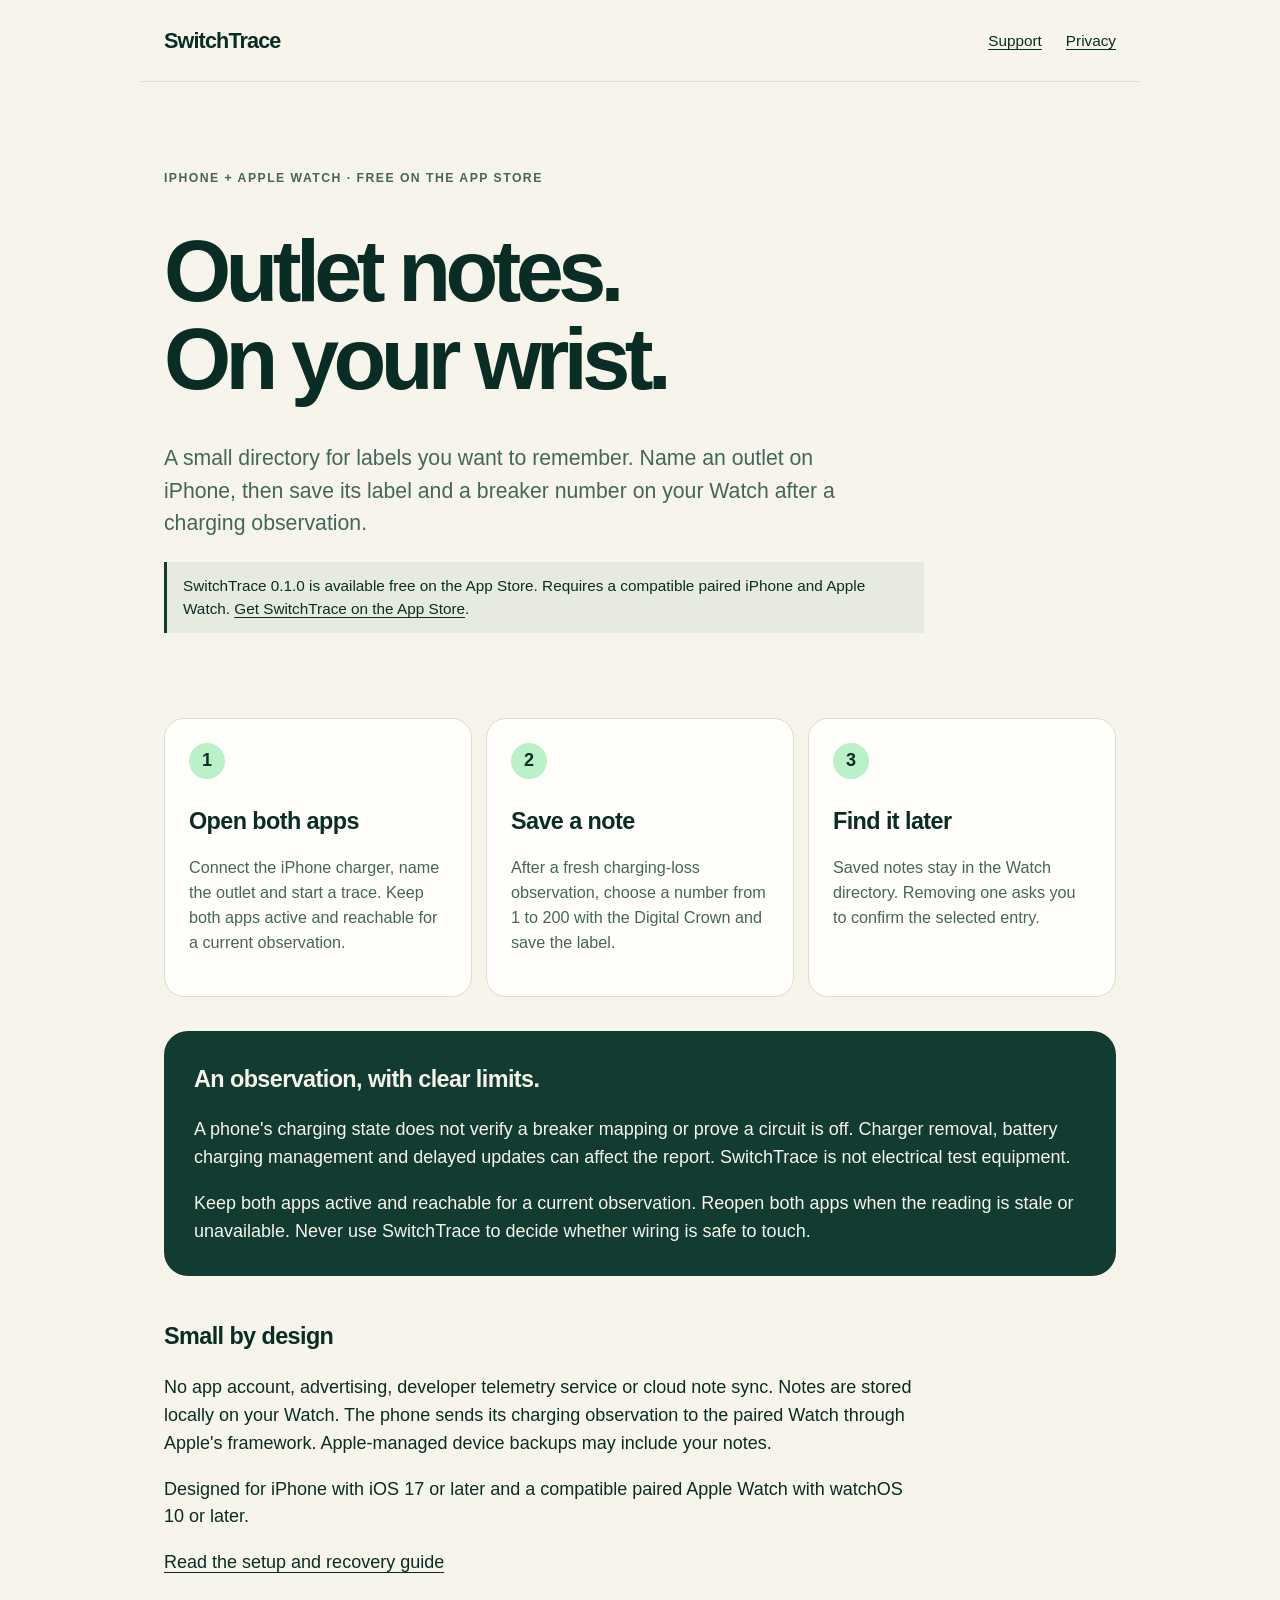
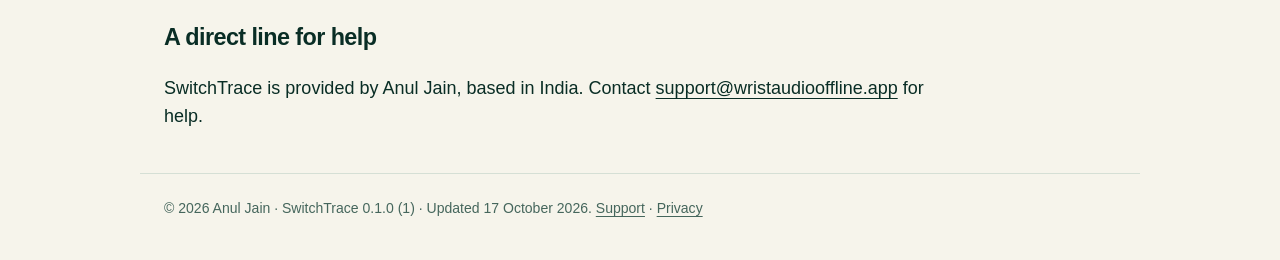
<file: switchtrace/index.html>
<!doctype html>
<html lang="en">
<head><meta charset="utf-8"><meta name="viewport" content="width=device-width, initial-scale=1"><meta name="description" content="SwitchTrace keeps outlet notes on Apple Watch, with an iPhone charging observation. Free on the App Store for iPhone and Apple Watch."><title>SwitchTrace — Outlet notes on your wrist</title><link rel="stylesheet" href="styles.css"></head>
<body>
<header><a class="wordmark" href="index.html">SwitchTrace</a><nav aria-label="Main"><a href="support.html">Support</a><a href="privacy.html">Privacy</a></nav></header>
<main>
<section class="hero"><p class="eyebrow">iPhone + Apple Watch · Free on the App Store</p><h1>Outlet notes.<br>On your wrist.</h1><p class="lead">A small directory for labels you want to remember. Name an outlet on iPhone, then save its label and a breaker number on your Watch after a charging observation.</p><p class="notice">SwitchTrace 0.1.0 is available free on the App Store. Requires a compatible paired iPhone and Apple Watch. <a href="https://apps.apple.com/app/switchtrace/id6813895555">Get SwitchTrace on the App Store</a>.</p></section>
<section class="steps" aria-label="How the app works"><article class="card"><span class="number" aria-hidden="true">1</span><h2>Open both apps</h2><p>Connect the iPhone charger, name the outlet and start a trace. Keep both apps active and reachable for a current observation.</p></article><article class="card"><span class="number" aria-hidden="true">2</span><h2>Save a note</h2><p>After a fresh charging-loss observation, choose a number from 1 to 200 with the Digital Crown and save the label.</p></article><article class="card"><span class="number" aria-hidden="true">3</span><h2>Find it later</h2><p>Saved notes stay in the Watch directory. Removing one asks you to confirm the selected entry.</p></article></section>
<section class="statement"><h2>An observation, with clear limits.</h2><p>A phone's charging state does not verify a breaker mapping or prove a circuit is off. Charger removal, battery charging management and delayed updates can affect the report. SwitchTrace is not electrical test equipment.</p><p>Keep both apps active and reachable for a current observation. Reopen both apps when the reading is stale or unavailable. Never use SwitchTrace to decide whether wiring is safe to touch.</p></section>
<section class="prose"><h2>Small by design</h2><p>No app account, advertising, developer telemetry service or cloud note sync. Notes are stored locally on your Watch. The phone sends its charging observation to the paired Watch through Apple's framework. Apple-managed device backups may include your notes.</p><p>Designed for iPhone with iOS 17 or later and a compatible paired Apple Watch with watchOS 10 or later.</p><p><a href="support.html">Read the setup and recovery guide</a></p><h2>A direct line for help</h2><p>SwitchTrace is provided by Anul Jain, based in India. Contact <a href="mailto:support@wristaudiooffline.app?subject=SwitchTrace%20support">support@wristaudiooffline.app</a> for help.</p></section>
</main>
<footer>© 2026 Anul Jain · SwitchTrace 0.1.0 (1) · Updated 17 October 2026. <a href="support.html">Support</a> · <a href="privacy.html">Privacy</a></footer>
</body></html>
</file>
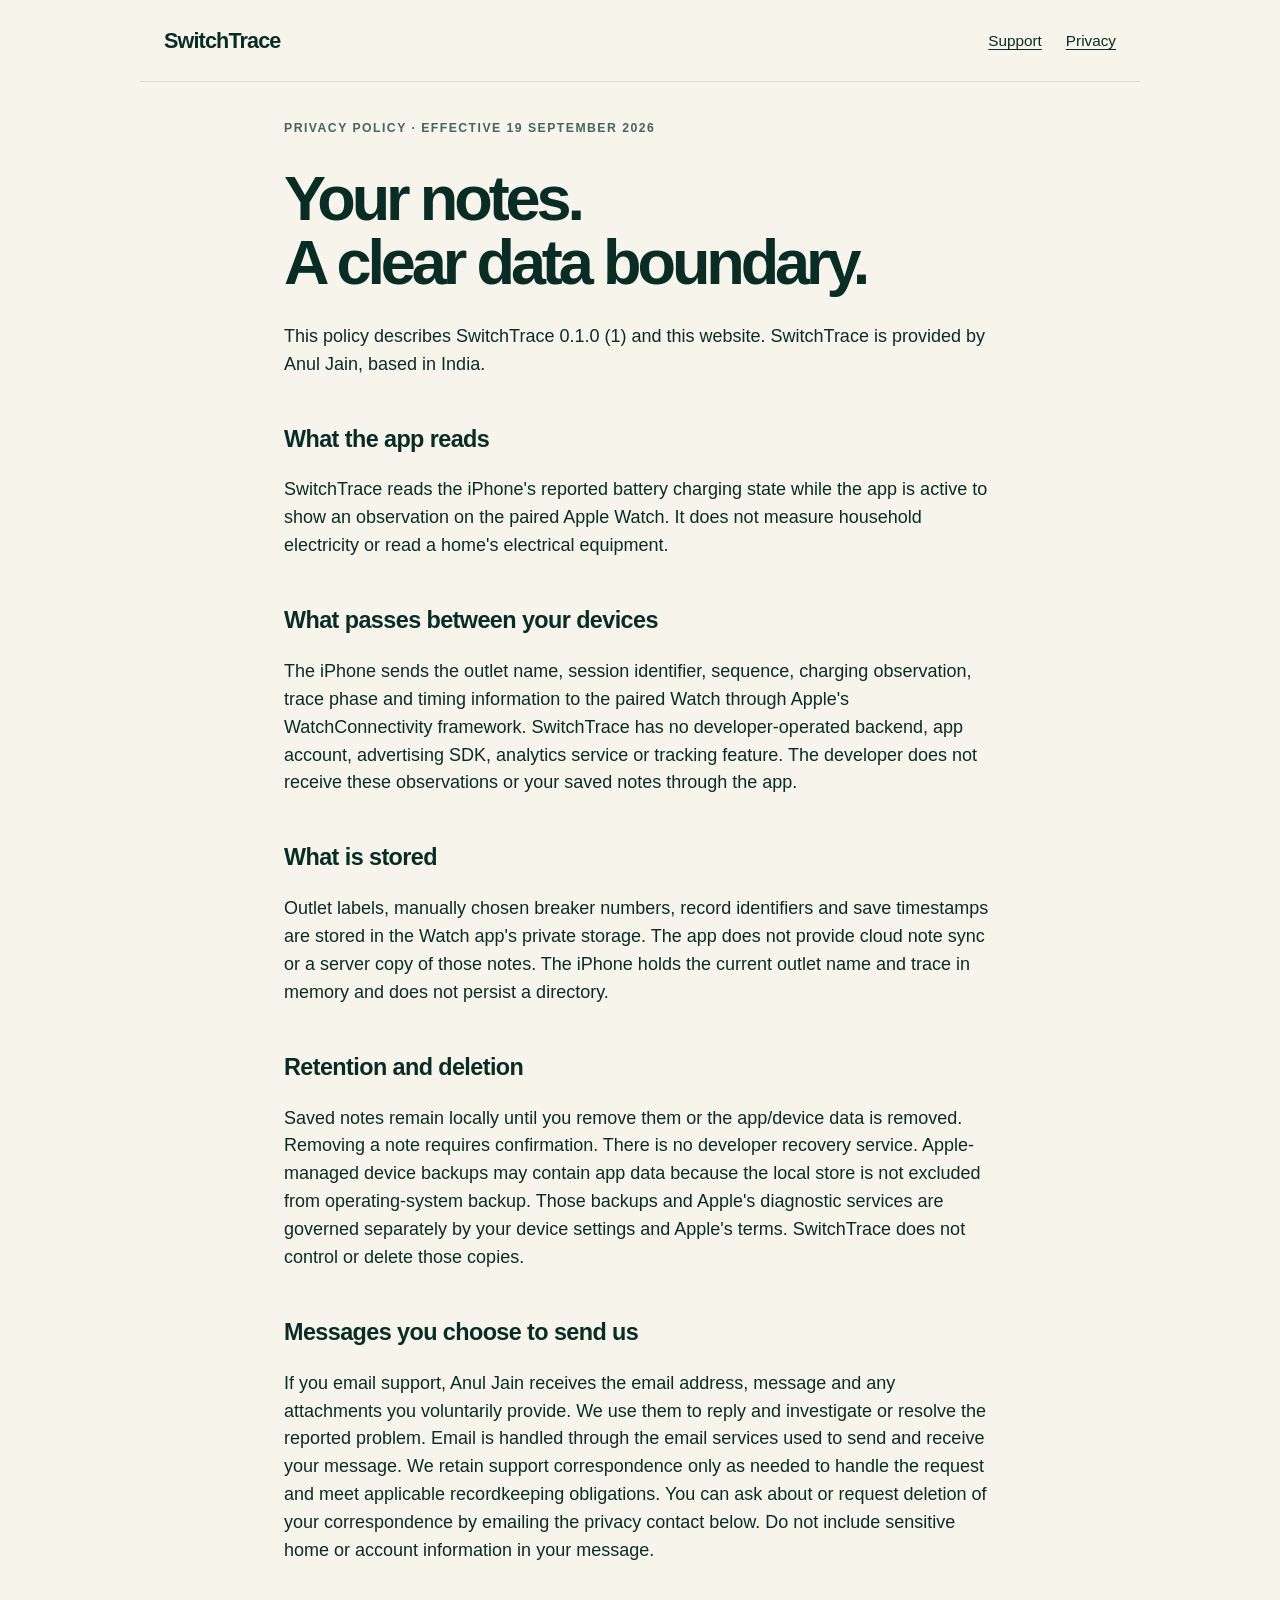
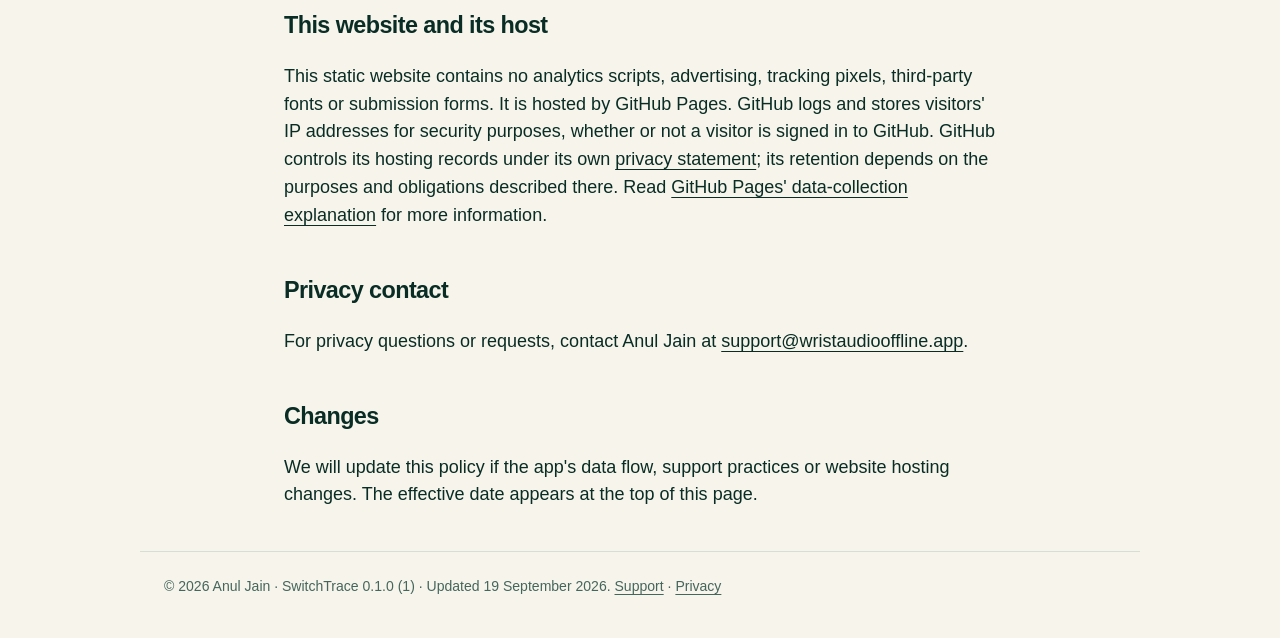
<file: switchtrace/privacy.html>
<!doctype html>
<html lang="en">
<head><meta charset="utf-8"><meta name="viewport" content="width=device-width, initial-scale=1"><meta name="description" content="How SwitchTrace handles paired-device observations, local Watch notes, support email and GitHub Pages hosting."><title>SwitchTrace privacy policy</title><link rel="stylesheet" href="styles.css"></head>
<body>
<header><a class="wordmark" href="index.html">SwitchTrace</a><nav aria-label="Main"><a href="support.html">Support</a><a href="privacy.html" aria-current="page">Privacy</a></nav></header>
<main class="prose"><p class="eyebrow">Privacy policy · Effective 19 September 2026</p><h1>Your notes.<br>A clear data boundary.</h1><p>This policy describes SwitchTrace 0.1.0 (1) and this website. SwitchTrace is provided by Anul Jain, based in India.</p>
<h2>What the app reads</h2><p>SwitchTrace reads the iPhone's reported battery charging state while the app is active to show an observation on the paired Apple Watch. It does not measure household electricity or read a home's electrical equipment.</p>
<h2>What passes between your devices</h2><p>The iPhone sends the outlet name, session identifier, sequence, charging observation, trace phase and timing information to the paired Watch through Apple's WatchConnectivity framework. SwitchTrace has no developer-operated backend, app account, advertising SDK, analytics service or tracking feature. The developer does not receive these observations or your saved notes through the app.</p>
<h2>What is stored</h2><p>Outlet labels, manually chosen breaker numbers, record identifiers and save timestamps are stored in the Watch app's private storage. The app does not provide cloud note sync or a server copy of those notes. The iPhone holds the current outlet name and trace in memory and does not persist a directory.</p>
<h2>Retention and deletion</h2><p>Saved notes remain locally until you remove them or the app/device data is removed. Removing a note requires confirmation. There is no developer recovery service. Apple-managed device backups may contain app data because the local store is not excluded from operating-system backup. Those backups and Apple's diagnostic services are governed separately by your device settings and Apple's terms. SwitchTrace does not control or delete those copies.</p>
<h2>Messages you choose to send us</h2><p>If you email support, Anul Jain receives the email address, message and any attachments you voluntarily provide. We use them to reply and investigate or resolve the reported problem. Email is handled through the email services used to send and receive your message. We retain support correspondence only as needed to handle the request and meet applicable recordkeeping obligations. You can ask about or request deletion of your correspondence by emailing the privacy contact below. Do not include sensitive home or account information in your message.</p>
<h2>This website and its host</h2><p>This static website contains no analytics scripts, advertising, tracking pixels, third-party fonts or submission forms. It is hosted by GitHub Pages. GitHub logs and stores visitors' IP addresses for security purposes, whether or not a visitor is signed in to GitHub. GitHub controls its hosting records under its own <a href="https://docs.github.com/en/site-policy/privacy-policies/github-general-privacy-statement">privacy statement</a>; its retention depends on the purposes and obligations described there. Read <a href="https://docs.github.com/en/pages/getting-started-with-github-pages/what-is-github-pages#data-collection">GitHub Pages' data-collection explanation</a> for more information.</p>
<h2>Privacy contact</h2><p>For privacy questions or requests, contact Anul Jain at <a href="mailto:support@wristaudiooffline.app?subject=SwitchTrace%20privacy">support@wristaudiooffline.app</a>.</p>
<h2>Changes</h2><p>We will update this policy if the app's data flow, support practices or website hosting changes. The effective date appears at the top of this page.</p>
</main>
<footer>© 2026 Anul Jain · SwitchTrace 0.1.0 (1) · Updated 19 September 2026. <a href="support.html">Support</a> · <a href="privacy.html">Privacy</a></footer>
</body></html>
</file>
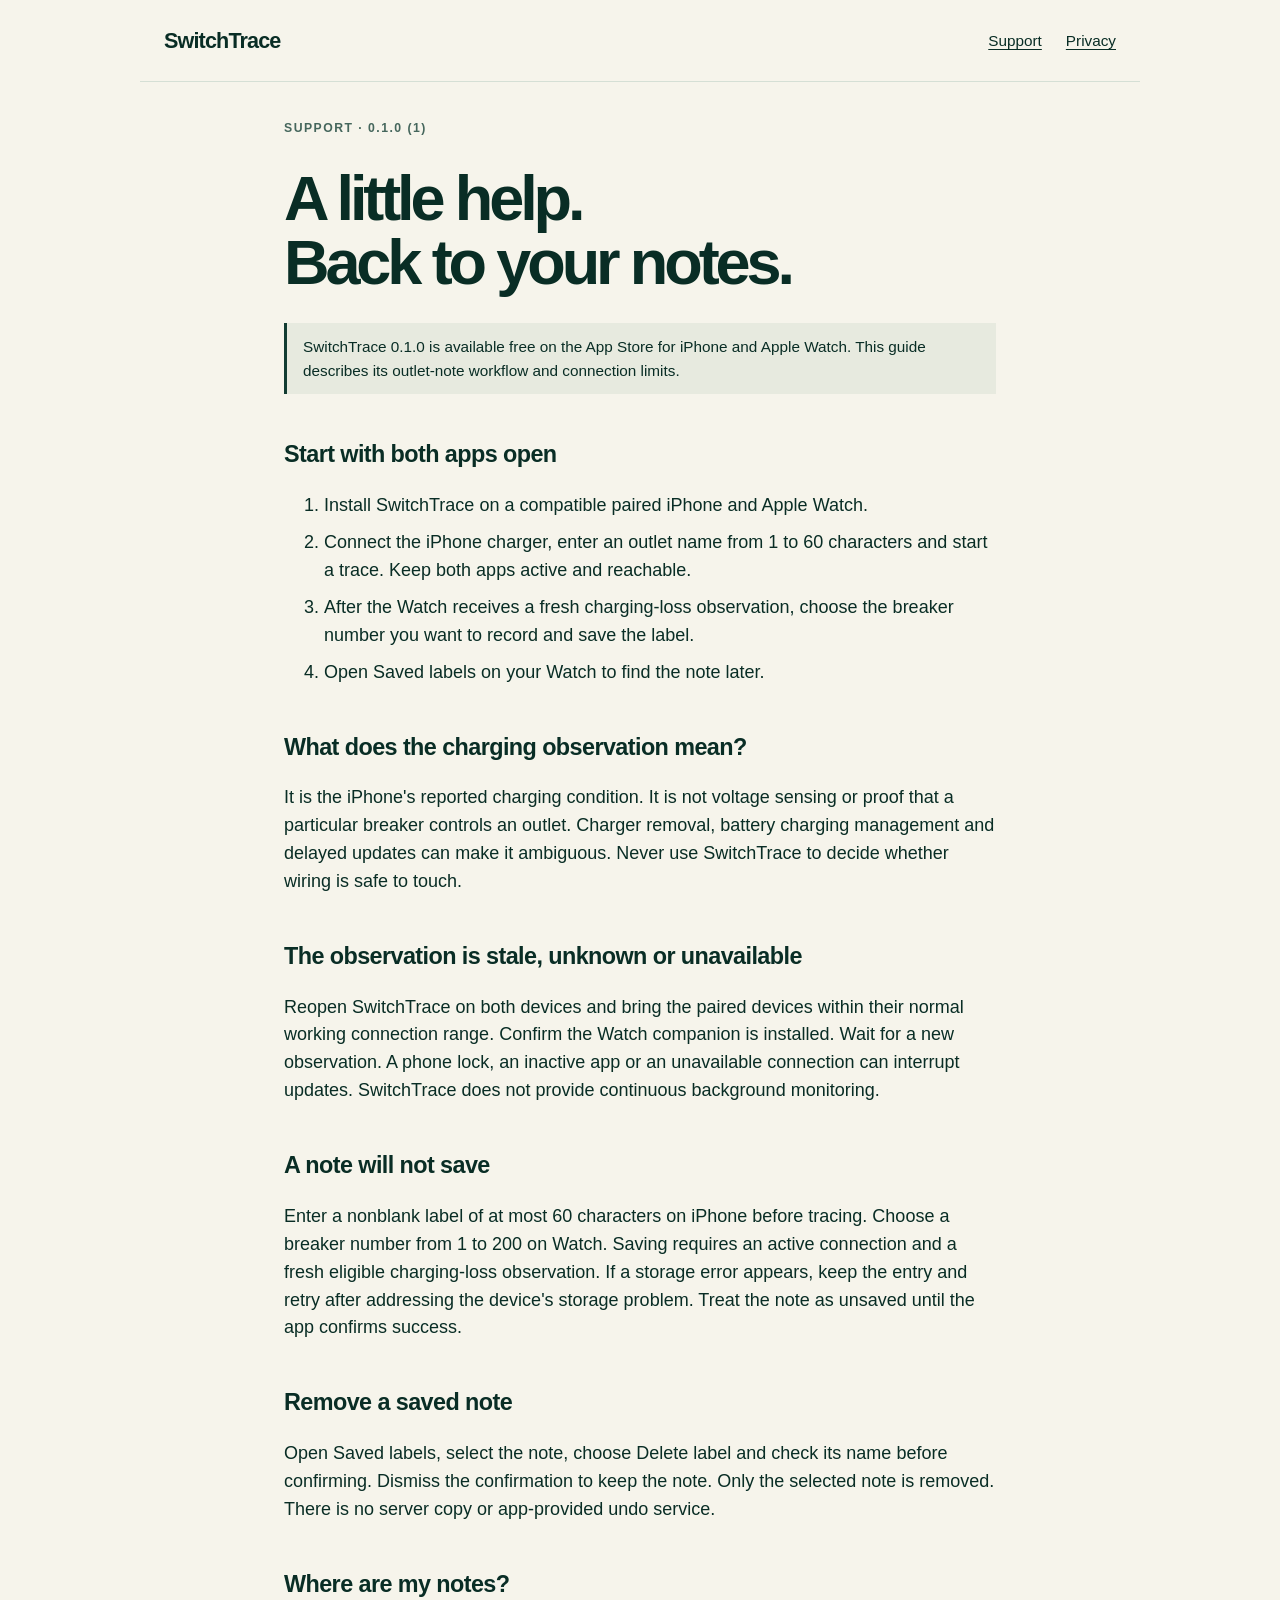
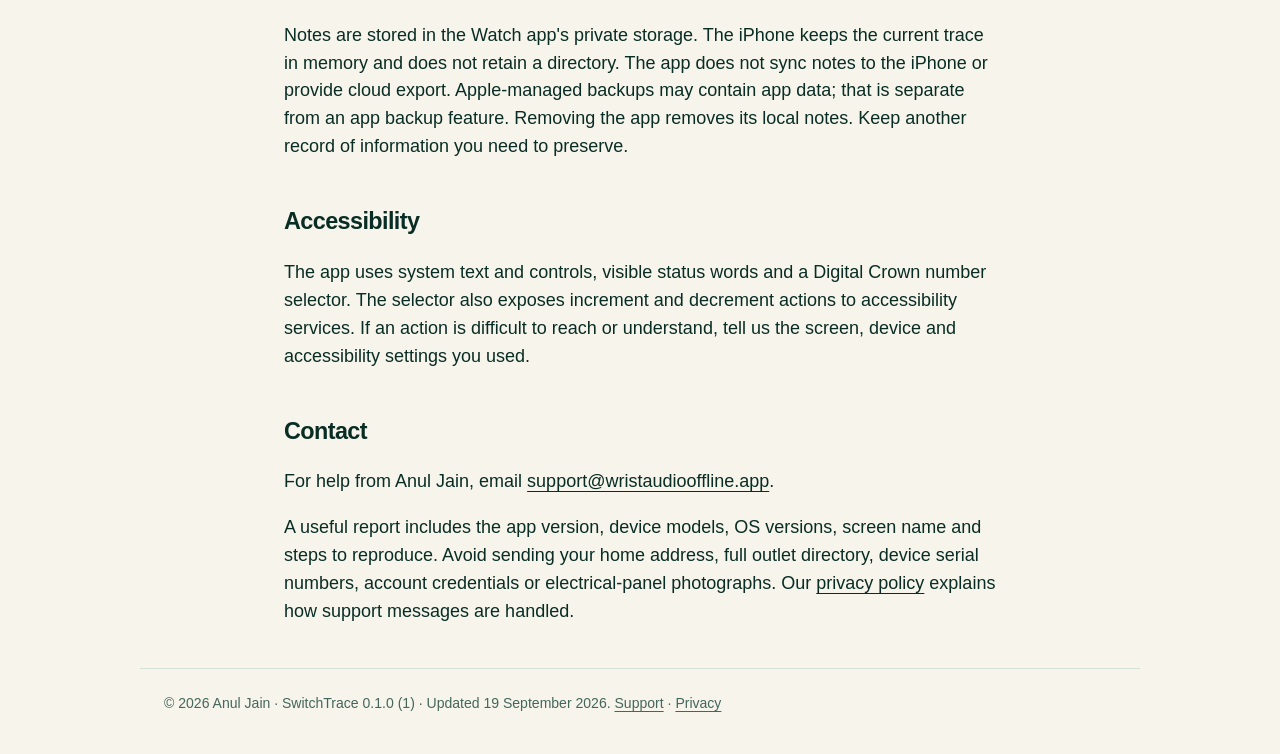
<file: switchtrace/support.html>
<!doctype html>
<html lang="en">
<head><meta charset="utf-8"><meta name="viewport" content="width=device-width, initial-scale=1"><meta name="description" content="Set up SwitchTrace, recover a connection, manage saved outlet labels and contact support."><title>SwitchTrace support</title><link rel="stylesheet" href="styles.css"></head>
<body>
<header><a class="wordmark" href="index.html">SwitchTrace</a><nav aria-label="Main"><a href="support.html" aria-current="page">Support</a><a href="privacy.html">Privacy</a></nav></header>
<main class="prose"><p class="eyebrow">Support · 0.1.0 (1)</p><h1>A little help.<br>Back to your notes.</h1><p class="notice">SwitchTrace 0.1.0 is available free on the App Store for iPhone and Apple Watch. This guide describes its outlet-note workflow and connection limits.</p>
<h2>Start with both apps open</h2><ol><li>Install SwitchTrace on a compatible paired iPhone and Apple Watch.</li><li>Connect the iPhone charger, enter an outlet name from 1 to 60 characters and start a trace. Keep both apps active and reachable.</li><li>After the Watch receives a fresh charging-loss observation, choose the breaker number you want to record and save the label.</li><li>Open Saved labels on your Watch to find the note later.</li></ol>
<h2>What does the charging observation mean?</h2><p>It is the iPhone's reported charging condition. It is not voltage sensing or proof that a particular breaker controls an outlet. Charger removal, battery charging management and delayed updates can make it ambiguous. Never use SwitchTrace to decide whether wiring is safe to touch.</p>
<h2>The observation is stale, unknown or unavailable</h2><p>Reopen SwitchTrace on both devices and bring the paired devices within their normal working connection range. Confirm the Watch companion is installed. Wait for a new observation. A phone lock, an inactive app or an unavailable connection can interrupt updates. SwitchTrace does not provide continuous background monitoring.</p>
<h2>A note will not save</h2><p>Enter a nonblank label of at most 60 characters on iPhone before tracing. Choose a breaker number from 1 to 200 on Watch. Saving requires an active connection and a fresh eligible charging-loss observation. If a storage error appears, keep the entry and retry after addressing the device's storage problem. Treat the note as unsaved until the app confirms success.</p>
<h2>Remove a saved note</h2><p>Open Saved labels, select the note, choose Delete label and check its name before confirming. Dismiss the confirmation to keep the note. Only the selected note is removed. There is no server copy or app-provided undo service.</p>
<h2>Where are my notes?</h2><p>Notes are stored in the Watch app's private storage. The iPhone keeps the current trace in memory and does not retain a directory. The app does not sync notes to the iPhone or provide cloud export. Apple-managed backups may contain app data; that is separate from an app backup feature. Removing the app removes its local notes. Keep another record of information you need to preserve.</p>
<h2>Accessibility</h2><p>The app uses system text and controls, visible status words and a Digital Crown number selector. The selector also exposes increment and decrement actions to accessibility services. If an action is difficult to reach or understand, tell us the screen, device and accessibility settings you used.</p>
<h2>Contact</h2><p>For help from Anul Jain, email <a href="mailto:support@wristaudiooffline.app?subject=SwitchTrace%20support">support@wristaudiooffline.app</a>.</p><p>A useful report includes the app version, device models, OS versions, screen name and steps to reproduce. Avoid sending your home address, full outlet directory, device serial numbers, account credentials or electrical-panel photographs. Our <a href="privacy.html">privacy policy</a> explains how support messages are handled.</p>
</main>
<footer>© 2026 Anul Jain · SwitchTrace 0.1.0 (1) · Updated 19 September 2026. <a href="support.html">Support</a> · <a href="privacy.html">Privacy</a></footer>
</body></html>
</file>
<file: switchtrace/styles.css>
:root{color-scheme:light;--forest:#123c32;--forest-deep:#092d25;--mint:#baf1c9;--cream:#f6f4eb;--muted:#45665c;--line:#d5dfd5;font-family:-apple-system,BlinkMacSystemFont,"Segoe UI",sans-serif;font-size:18px;line-height:1.55;background:var(--cream);color:var(--forest-deep)}*{box-sizing:border-box}body{margin:0}a{color:inherit;text-underline-offset:.22em}a:hover{text-decoration-thickness:2px}a:focus-visible{outline:3px solid var(--forest);outline-offset:5px;border-radius:3px}header,main,footer{max-width:1000px;margin:auto;padding:24px}header{display:flex;align-items:center;justify-content:space-between;gap:20px;border-bottom:1px solid var(--line)}.wordmark{font-size:1.2rem;font-weight:750;text-decoration:none;letter-spacing:-.04em}nav{display:flex;gap:24px;flex-wrap:wrap;font-size:.85rem}.eyebrow{text-transform:uppercase;letter-spacing:.12em;font-size:.68rem;font-weight:750;color:var(--muted)}h1{font-size:clamp(2.5rem,7vw,4.8rem);line-height:1.02;letter-spacing:-.065em;max-width:760px;margin:.45em 0}h2{font-size:1.3rem;letter-spacing:-.025em;margin-top:1.8em}.lead{font-size:1.18rem;color:var(--muted);max-width:700px}.hero{padding:50px 0 36px}.notice{font-size:.85rem;border-left:3px solid var(--forest);padding:12px 16px;background:#e7eadf;max-width:760px}.steps{display:grid;grid-template-columns:repeat(3,1fr);gap:14px;margin:34px 0}.card{padding:24px;border:1px solid var(--line);border-radius:20px;background:#fffefa}.card .number{display:inline-grid;place-items:center;width:36px;height:36px;border-radius:50%;background:var(--mint);font-weight:700}.card h2{margin:1em 0 .5em}.card p{color:var(--muted);font-size:.9rem}.statement{background:var(--forest);color:var(--cream);padding:30px;border-radius:24px;margin:32px 0}.statement h2{margin-top:0}.statement p:last-child{margin-bottom:0}.prose{max-width:760px}.prose h1{font-size:clamp(2.5rem,5vw,3.5rem)}.prose li{margin-bottom:.5em}footer{border-top:1px solid var(--line);font-size:.78rem;color:var(--muted);padding-bottom:40px}.status{font-size:.8rem;font-weight:600;color:var(--forest)}@media(max-width:650px){header{align-items:flex-start}nav{gap:14px}.hero{padding-top:32px}.steps{grid-template-columns:1fr}.card{padding:20px}.statement{padding:24px}header,main,footer{padding-left:20px;padding-right:20px}}

a{overflow-wrap:anywhere}
</file>
